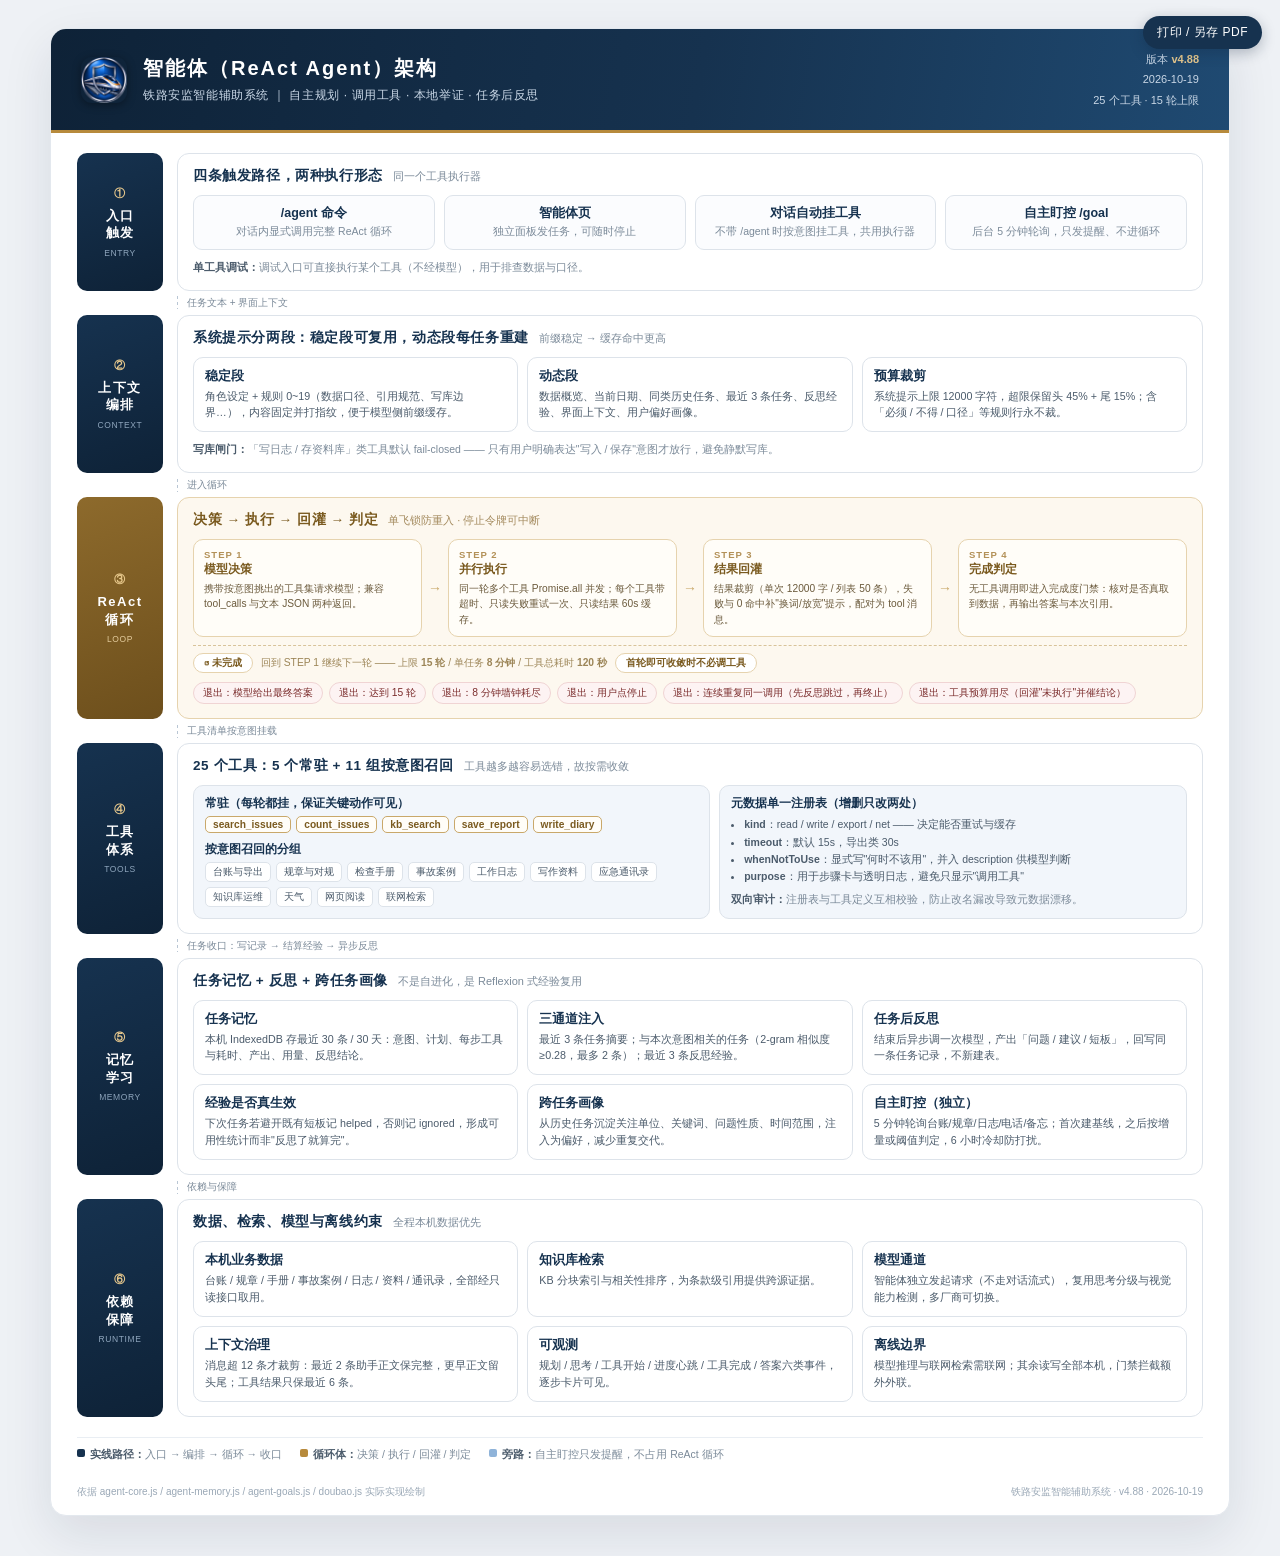
<file: docs/智能体架构图.html>
<!doctype html>
<html lang="zh-CN">
<head>
<meta charset="utf-8">
<meta name="viewport" content="width=device-width,initial-scale=1">
<title>智能体（ReAct Agent）架构 · 铁路安监智能辅助系统</title>
<style>
  :root{
    --navy:#16324f; --navy-2:#1f4a72; --deep:#0e2237;
    --gold:#b78a3c; --gold-bg:#fdf8ef; --gold-line:#e6d3ae;
    --ink:#1d2733; --ink-2:#4b5b6b; --ink-3:#7b8a99;
    --line:#dde3ea; --line-2:#e9eef3; --card:#fff; --bg:#eef1f5;
    --blue-bg:#f2f6fb;
  }
  *{box-sizing:border-box;}
  body{
    margin:0;padding:28px 18px 40px;background:var(--bg);color:var(--ink);
    font-family:-apple-system,BlinkMacSystemFont,"Segoe UI","PingFang SC","Microsoft YaHei","Hiragino Sans GB",sans-serif;
    -webkit-font-smoothing:antialiased;
  }
  .page{width:1180px;max-width:100%;margin:0 auto;background:#fff;border:1px solid #e3e8ee;border-radius:16px;overflow:hidden;box-shadow:0 18px 50px rgba(16,32,56,.10);}

  header{display:flex;align-items:center;gap:16px;padding:20px 30px;color:#fff;
    background:linear-gradient(100deg,#0e2237 0%,#16324f 55%,#1f4a72 100%);border-bottom:3px solid var(--gold);}
  header img{width:46px;height:46px;border-radius:11px;flex-shrink:0;box-shadow:0 2px 8px rgba(0,0,0,.35);}
  .ht{flex:1;min-width:0;}
  .ht h1{margin:0;font-size:20px;letter-spacing:2px;font-weight:700;}
  .ht .sub{margin-top:5px;font-size:12px;letter-spacing:.6px;color:#c9d7e6;}
  .hmeta{text-align:right;font-size:11px;line-height:1.85;color:#c9d7e6;}
  .hmeta b{color:#e8c98d;font-weight:600;}

  main{padding:20px 26px 6px;}
  .band{display:grid;grid-template-columns:86px 1fr;gap:14px;align-items:stretch;}
  .rail{border-radius:10px;color:#fff;background:linear-gradient(160deg,var(--navy),var(--deep));
    display:flex;flex-direction:column;align-items:center;justify-content:center;gap:6px;padding:10px 6px;text-align:center;}
  .rail .no{font-size:11px;letter-spacing:1px;color:#e8c98d;font-weight:700;}
  .rail .nm{font-size:13px;font-weight:600;letter-spacing:1.5px;line-height:1.35;}
  .rail .en{font-size:8.5px;color:#8fa6bd;letter-spacing:.6px;text-transform:uppercase;}
  .rail.gold{background:linear-gradient(160deg,#8d6a2c,#6d4f1c);}
  .rail.gold .en{color:#e3cb9c;}

  .body{background:var(--card);border:1px solid var(--line);border-radius:12px;padding:13px 15px 14px;}
  .bhead{display:flex;align-items:baseline;gap:10px;margin-bottom:10px;}
  .bhead h2{margin:0;font-size:13.5px;letter-spacing:.6px;color:var(--navy);font-weight:700;}
  .bhead .hint{font-size:11px;color:var(--ink-3);}

  .grid{display:grid;gap:9px;}
  .g4{grid-template-columns:repeat(4,1fr);}
  .g3{grid-template-columns:repeat(3,1fr);}
  .g2{grid-template-columns:1fr 1fr;}

  .chip{border:1px solid var(--line);border-radius:9px;padding:9px 10px;background:#fbfcfe;text-align:center;}
  .chip .k{display:block;font-weight:600;font-size:12.5px;color:var(--navy);}
  .chip .d{display:block;font-size:10.5px;color:var(--ink-3);margin-top:2px;line-height:1.5;}

  .card{border:1px solid var(--line);border-radius:10px;padding:10px 11px;background:#fff;}
  .card .t{font-size:12.5px;font-weight:700;color:var(--navy);margin-bottom:3px;}
  .card .d{font-size:10.7px;color:var(--ink-2);line-height:1.58;}
  .card em{font-style:normal;color:var(--gold);font-weight:600;}

  .note{margin-top:9px;font-size:10.5px;color:var(--ink-3);line-height:1.6;}
  .note b{color:var(--ink-2);font-weight:600;}

  /* 循环 */
  .loop{display:flex;align-items:stretch;gap:6px;}
  .step{flex:1;border:1px solid var(--gold-line);background:#fffdf8;border-radius:10px;padding:9px 10px;}
  .step .n{font-size:9.5px;color:#b39158;letter-spacing:1px;font-weight:700;}
  .step .k{font-size:12px;font-weight:700;color:#7a5a1f;margin:1px 0 3px;}
  .step .d{font-size:10.2px;color:#6b5a3c;line-height:1.5;}
  .arw{display:flex;align-items:center;color:#c9a86a;font-size:14px;font-weight:700;}
  .loopback{margin-top:8px;border-top:1px dashed #d8c39a;padding-top:7px;display:flex;align-items:center;gap:8px;font-size:10.3px;color:#9c8557;}
  .loopback .pill{border:1px solid #e6d3ae;background:#fff;border-radius:20px;padding:2px 10px;color:#7a5a1f;font-weight:600;}

  /* 退出条件 */
  .exits{display:flex;flex-wrap:wrap;gap:6px;}
  .exits span{font-size:10.3px;color:#7a2b2b;background:#fdf3f3;border:1px solid #f0d4d4;border-radius:20px;padding:3px 9px;}

  /* 工具区 */
  .tools{display:grid;grid-template-columns:1.05fr .95fr;gap:9px;}
  .tbox{border:1px solid var(--line);border-radius:10px;background:var(--blue-bg);padding:10px 11px;}
  .tbox .t{font-size:11.5px;font-weight:700;color:var(--navy);margin-bottom:5px;}
  .tbox ul{margin:0;padding-left:13px;}
  .tbox li{font-size:10.5px;color:var(--ink-2);line-height:1.66;}
  .tags{display:flex;flex-wrap:wrap;gap:5px;margin-top:2px;}
  .tags span{font-size:10.2px;background:#fff;border:1px solid var(--line);border-radius:5px;padding:2px 7px;color:var(--ink-2);}
  .tags span.core{border-color:#c9a86a;background:#fffdf8;color:#7a5a1f;font-weight:600;}

  .flow{display:flex;align-items:center;gap:9px;height:24px;padding-left:100px;}
  .flow .ln{width:1px;height:13px;background:repeating-linear-gradient(to bottom,#b9c6d4 0 3px,transparent 3px 6px);}
  .flow .lb{font-size:10px;color:var(--ink-3);}

  .legend{margin:14px 26px 0;border-top:1px solid var(--line-2);padding:10px 0 13px;display:flex;flex-wrap:wrap;gap:18px;font-size:10.5px;color:var(--ink-3);}
  .legend b{color:var(--ink-2);font-weight:600;}
  .legend .dot{display:inline-block;width:8px;height:8px;border-radius:2px;margin-right:5px;vertical-align:1px;background:var(--navy);}
  .legend .dot.g{background:var(--gold);}
  .legend .dot.d{background:#8fb3d9;}

  footer{padding:10px 26px 16px;font-size:10px;color:#9aa8b6;display:flex;justify-content:space-between;gap:16px;flex-wrap:wrap;}

  .printbtn{position:fixed;right:18px;top:16px;z-index:9;border:none;border-radius:20px;cursor:pointer;
    background:var(--navy);color:#fff;font-size:12px;padding:8px 14px;letter-spacing:.5px;box-shadow:0 4px 14px rgba(16,32,56,.28);}
  .printbtn:hover{background:var(--navy-2);}

  @media print{
    body{background:#fff;padding:0;}
    .page{box-shadow:none;border:none;width:100%;border-radius:0;}
    .printbtn{display:none;}
    @page{size:A4 portrait;margin:8mm;}
    .band,.loop{break-inside:avoid;}
  }
</style>
</head>
<body>

<button class="printbtn" onclick="window.print()">打印 / 另存 PDF</button>

<div class="page">

  <header>
    <img src="../icons/icon-192.png" alt="">
    <div class="ht">
      <h1>智能体（ReAct Agent）架构</h1>
      <div class="sub">铁路安监智能辅助系统 ｜ 自主规划 · 调用工具 · 本地举证 · 任务后反思</div>
    </div>
    <div class="hmeta">
      版本 <b>v4.88</b><br>
      2026-10-19<br>
      25 个工具 · 15 轮上限
    </div>
  </header>

  <main>

    <!-- ① 入口 -->
    <section class="band">
      <div class="rail">
        <div class="no">①</div>
        <div class="nm">入口<br>触发</div>
        <div class="en">Entry</div>
      </div>
      <div class="body">
        <div class="bhead"><h2>四条触发路径，两种执行形态</h2><span class="hint">同一个工具执行器</span></div>
        <div class="grid g4">
          <div class="chip"><span class="k">/agent 命令</span><span class="d">对话内显式调用完整 ReAct 循环</span></div>
          <div class="chip"><span class="k">智能体页</span><span class="d">独立面板发任务，可随时停止</span></div>
          <div class="chip"><span class="k">对话自动挂工具</span><span class="d">不带 /agent 时按意图挂工具，共用执行器</span></div>
          <div class="chip"><span class="k">自主盯控 /goal</span><span class="d">后台 5 分钟轮询，只发提醒、不进循环</span></div>
        </div>
        <div class="note"><b>单工具调试：</b>调试入口可直接执行某个工具（不经模型），用于排查数据与口径。</div>
      </div>
    </section>

    <div class="flow"><span class="ln"></span><span class="lb">任务文本 + 界面上下文</span></div>

    <!-- ② 上下文编排 -->
    <section class="band">
      <div class="rail">
        <div class="no">②</div>
        <div class="nm">上下文<br>编排</div>
        <div class="en">Context</div>
      </div>
      <div class="body">
        <div class="bhead"><h2>系统提示分两段：稳定段可复用，动态段每任务重建</h2><span class="hint">前缀稳定 → 缓存命中更高</span></div>
        <div class="grid g3">
          <div class="card"><div class="t">稳定段</div><div class="d">角色设定 + 规则 0~19（数据口径、引用规范、写库边界…），内容固定并打指纹，便于模型侧前缀缓存。</div></div>
          <div class="card"><div class="t">动态段</div><div class="d">数据概览、当前日期、同类历史任务、最近 3 条任务、反思经验、界面上下文、用户偏好画像。</div></div>
          <div class="card"><div class="t">预算裁剪</div><div class="d">系统提示上限 12000 字符，超限保留头 45% + 尾 15%；含「必须 / 不得 / 口径」等规则行永不裁。</div></div>
        </div>
        <div class="note"><b>写库闸门：</b>「写日志 / 存资料库」类工具默认 fail-closed —— 只有用户明确表达"写入 / 保存"意图才放行，避免静默写库。</div>
      </div>
    </section>

    <div class="flow"><span class="ln"></span><span class="lb">进入循环</span></div>

    <!-- ③ ReAct 循环 -->
    <section class="band">
      <div class="rail gold">
        <div class="no">③</div>
        <div class="nm">ReAct<br>循环</div>
        <div class="en">Loop</div>
      </div>
      <div class="body" style="background:var(--gold-bg);border-color:var(--gold-line);">
        <div class="bhead"><h2 style="color:#7a5a1f;">决策 → 执行 → 回灌 → 判定</h2><span class="hint" style="color:#a48b5f;">单飞锁防重入 · 停止令牌可中断</span></div>
        <div class="loop">
          <div class="step"><div class="n">STEP 1</div><div class="k">模型决策</div><div class="d">携带按意图挑出的工具集请求模型；兼容 tool_calls 与文本 JSON 两种返回。</div></div>
          <div class="arw">→</div>
          <div class="step"><div class="n">STEP 2</div><div class="k">并行执行</div><div class="d">同一轮多个工具 Promise.all 并发；每个工具带超时、只读失败重试一次、只读结果 60s 缓存。</div></div>
          <div class="arw">→</div>
          <div class="step"><div class="n">STEP 3</div><div class="k">结果回灌</div><div class="d">结果裁剪（单次 12000 字 / 列表 50 条），失败与 0 命中补"换词/放宽"提示，配对为 tool 消息。</div></div>
          <div class="arw">→</div>
          <div class="step"><div class="n">STEP 4</div><div class="k">完成判定</div><div class="d">无工具调用即进入完成度门禁：核对是否真取到数据，再输出答案与本次引用。</div></div>
        </div>
        <div class="loopback">
          <span class="pill">↺ 未完成</span>
          <span>回到 STEP 1 继续下一轮 —— 上限 <b>15 轮</b> / 单任务 <b>8 分钟</b> / 工具总耗时 <b>120 秒</b></span>
          <span class="pill">首轮即可收敛时不必调工具</span>
        </div>
        <div style="margin-top:9px;">
          <div class="exits">
            <span>退出：模型给出最终答案</span>
            <span>退出：达到 15 轮</span>
            <span>退出：8 分钟墙钟耗尽</span>
            <span>退出：用户点停止</span>
            <span>退出：连续重复同一调用（先反思跳过，再终止）</span>
            <span>退出：工具预算用尽（回灌"未执行"并催结论）</span>
          </div>
        </div>
      </div>
    </section>

    <div class="flow"><span class="ln"></span><span class="lb">工具清单按意图挂载</span></div>

    <!-- ④ 工具体系 -->
    <section class="band">
      <div class="rail">
        <div class="no">④</div>
        <div class="nm">工具<br>体系</div>
        <div class="en">Tools</div>
      </div>
      <div class="body">
        <div class="bhead"><h2>25 个工具：5 个常驻 + 11 组按意图召回</h2><span class="hint">工具越多越容易选错，故按需收敛</span></div>
        <div class="tools">
          <div class="tbox">
            <div class="t">常驻（每轮都挂，保证关键动作可见）</div>
            <div class="tags">
              <span class="core">search_issues</span><span class="core">count_issues</span><span class="core">kb_search</span><span class="core">save_report</span><span class="core">write_diary</span>
            </div>
            <div class="t" style="margin-top:9px;">按意图召回的分组</div>
            <div class="tags">
              <span>台账与导出</span><span>规章与对规</span><span>检查手册</span><span>事故案例</span><span>工作日志</span>
              <span>写作资料</span><span>应急通讯录</span><span>知识库运维</span><span>天气</span><span>网页阅读</span><span>联网检索</span>
            </div>
          </div>
          <div class="tbox">
            <div class="t">元数据单一注册表（增删只改两处）</div>
            <ul>
              <li><b>kind</b>：read / write / export / net —— 决定能否重试与缓存</li>
              <li><b>timeout</b>：默认 15s，导出类 30s</li>
              <li><b>whenNotToUse</b>：显式写"何时不该用"，并入 description 供模型判断</li>
              <li><b>purpose</b>：用于步骤卡与透明日志，避免只显示"调用工具"</li>
            </ul>
            <div class="note" style="margin-top:5px;"><b>双向审计：</b>注册表与工具定义互相校验，防止改名漏改导致元数据漂移。</div>
          </div>
        </div>
      </div>
    </section>

    <div class="flow"><span class="ln"></span><span class="lb">任务收口：写记录 → 结算经验 → 异步反思</span></div>

    <!-- ⑤ 记忆与学习 -->
    <section class="band">
      <div class="rail">
        <div class="no">⑤</div>
        <div class="nm">记忆<br>学习</div>
        <div class="en">Memory</div>
      </div>
      <div class="body">
        <div class="bhead"><h2>任务记忆 + 反思 + 跨任务画像</h2><span class="hint">不是自进化，是 Reflexion 式经验复用</span></div>
        <div class="grid g3">
          <div class="card"><div class="t">任务记忆</div><div class="d">本机 IndexedDB 存最近 30 条 / 30 天：意图、计划、每步工具与耗时、产出、用量、反思结论。</div></div>
          <div class="card"><div class="t">三通道注入</div><div class="d">最近 3 条任务摘要；与本次意图相关的任务（2-gram 相似度 ≥0.28，最多 2 条）；最近 3 条反思经验。</div></div>
          <div class="card"><div class="t">任务后反思</div><div class="d">结束后异步调一次模型，产出「问题 / 建议 / 短板」，回写同一条任务记录，不新建表。</div></div>
          <div class="card"><div class="t">经验是否真生效</div><div class="d">下次任务若避开既有短板记 helped，否则记 ignored，形成可用性统计而非"反思了就算完"。</div></div>
          <div class="card"><div class="t">跨任务画像</div><div class="d">从历史任务沉淀关注单位、关键词、问题性质、时间范围，注入为偏好，减少重复交代。</div></div>
          <div class="card"><div class="t">自主盯控（独立）</div><div class="d">5 分钟轮询台账/规章/日志/电话/备忘；首次建基线，之后按增量或阈值判定，6 小时冷却防打扰。</div></div>
        </div>
      </div>
    </section>

    <div class="flow"><span class="ln"></span><span class="lb">依赖与保障</span></div>

    <!-- ⑥ 依赖与保障 -->
    <section class="band">
      <div class="rail">
        <div class="no">⑥</div>
        <div class="nm">依赖<br>保障</div>
        <div class="en">Runtime</div>
      </div>
      <div class="body">
        <div class="bhead"><h2>数据、检索、模型与离线约束</h2><span class="hint">全程本机数据优先</span></div>
        <div class="grid g3">
          <div class="card"><div class="t">本机业务数据</div><div class="d">台账 / 规章 / 手册 / 事故案例 / 日志 / 资料 / 通讯录，全部经只读接口取用。</div></div>
          <div class="card"><div class="t">知识库检索</div><div class="d">KB 分块索引与相关性排序，为条款级引用提供跨源证据。</div></div>
          <div class="card"><div class="t">模型通道</div><div class="d">智能体独立发起请求（不走对话流式），复用思考分级与视觉能力检测，多厂商可切换。</div></div>
          <div class="card"><div class="t">上下文治理</div><div class="d">消息超 12 条才裁剪：最近 2 条助手正文保完整，更早正文留头尾；工具结果只保最近 6 条。</div></div>
          <div class="card"><div class="t">可观测</div><div class="d">规划 / 思考 / 工具开始 / 进度心跳 / 工具完成 / 答案六类事件，逐步卡片可见。</div></div>
          <div class="card"><div class="t">离线边界</div><div class="d">模型推理与联网检索需联网；其余读写全部本机，门禁拦截额外外联。</div></div>
        </div>
      </div>
    </section>

  </main>

  <div class="legend">
    <span><i class="dot"></i><b>实线路径：</b>入口 → 编排 → 循环 → 收口</span>
    <span><i class="dot g"></i><b>循环体：</b>决策 / 执行 / 回灌 / 判定</span>
    <span><i class="dot d"></i><b>旁路：</b>自主盯控只发提醒，不占用 ReAct 循环</span>
  </div>

  <footer>
    <span>依据 agent-core.js / agent-memory.js / agent-goals.js / doubao.js 实际实现绘制</span>
    <span>铁路安监智能辅助系统 · v4.88 · 2026-10-19</span>
  </footer>
</div>

</body>
</html>
</file>
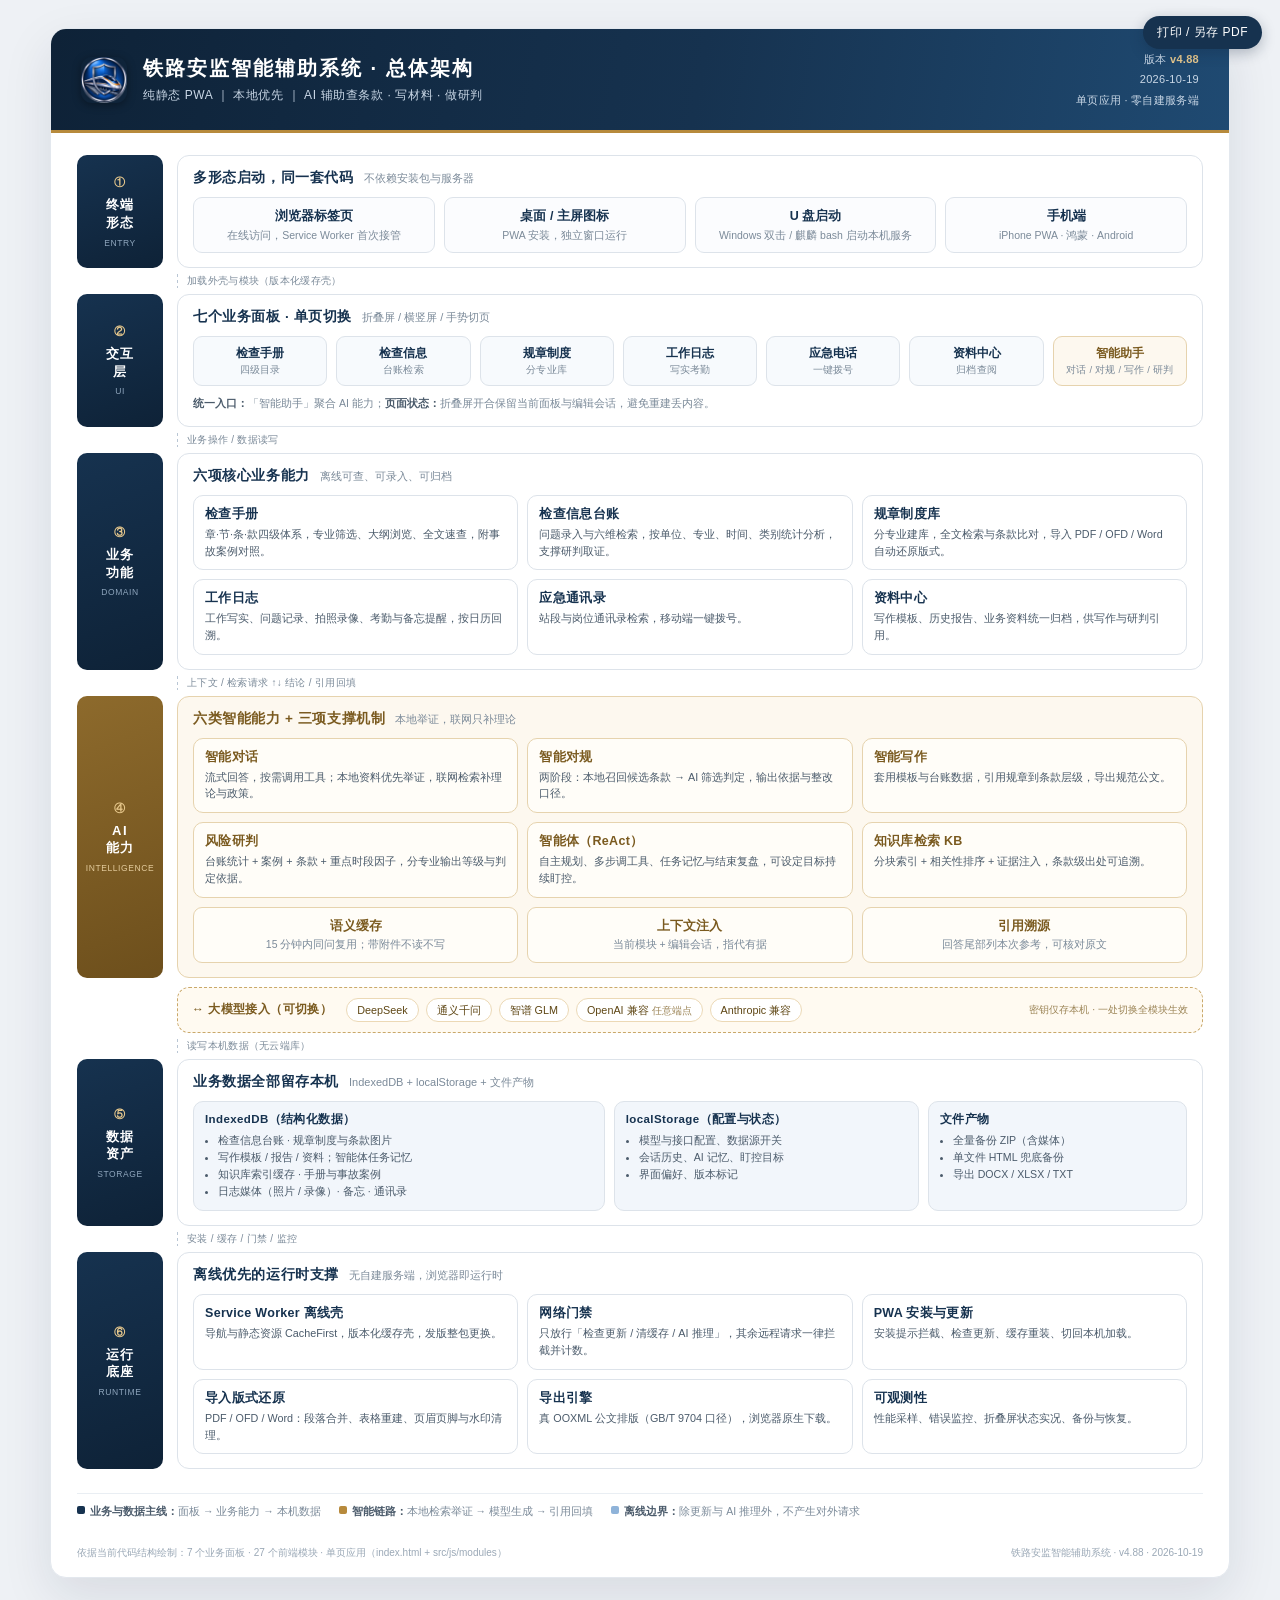
<file: docs/系统架构图.html>
<!doctype html>
<html lang="zh-CN">
<head>
<meta charset="utf-8">
<meta name="viewport" content="width=device-width,initial-scale=1">
<title>铁路安监智能辅助系统 · 总体架构图</title>
<style>
  :root{
    --navy:#16324f; --navy-2:#1f4a72; --deep:#0e2237;
    --gold:#b78a3c; --gold-bg:#fdf8ef; --gold-line:#e6d3ae;
    --ink:#1d2733; --ink-2:#4b5b6b; --ink-3:#7b8a99;
    --line:#dde3ea; --line-2:#e9eef3; --card:#ffffff; --bg:#eef1f5;
    --blue-bg:#f2f6fb;
  }
  *{box-sizing:border-box;}
  html,body{margin:0;padding:0;}
  body{
    background:var(--bg); color:var(--ink);
    font-family:-apple-system,BlinkMacSystemFont,"Segoe UI","PingFang SC","Microsoft YaHei","Hiragino Sans GB",sans-serif;
    -webkit-font-smoothing:antialiased; padding:28px 18px 40px;
  }
  .page{
    width:1180px; max-width:100%; margin:0 auto; background:#fff;
    border:1px solid #e3e8ee; border-radius:16px; overflow:hidden;
    box-shadow:0 18px 50px rgba(16,32,56,.10);
  }

  /* ---------- 页头 ---------- */
  header{
    display:flex; align-items:center; gap:16px;
    padding:20px 30px; color:#fff;
    background:linear-gradient(100deg,#0e2237 0%,#16324f 55%,#1f4a72 100%);
    border-bottom:3px solid var(--gold);
  }
  header img{width:46px;height:46px;border-radius:11px;flex-shrink:0;box-shadow:0 2px 8px rgba(0,0,0,.35);}
  .ht{flex:1;min-width:0;}
  .ht h1{margin:0;font-size:20px;letter-spacing:2px;font-weight:700;}
  .ht .sub{margin-top:5px;font-size:12px;letter-spacing:.6px;color:#c9d7e6;}
  .hmeta{text-align:right;font-size:11px;line-height:1.85;color:#c9d7e6;letter-spacing:.3px;}
  .hmeta b{color:#e8c98d;font-weight:600;}

  /* ---------- 主体 ---------- */
  main{padding:22px 26px 8px;}
  .band{display:grid;grid-template-columns:86px 1fr;gap:14px;align-items:stretch;}
  .rail{
    position:relative;border-radius:10px;color:#fff;
    background:linear-gradient(160deg,var(--navy) 0%,var(--deep) 100%);
    display:flex;flex-direction:column;align-items:center;justify-content:center;
    gap:6px;padding:10px 6px;text-align:center;
  }
  .rail .no{font-size:11px;letter-spacing:1px;color:#e8c98d;font-weight:700;}
  .rail .nm{font-size:13px;font-weight:600;letter-spacing:1.5px;line-height:1.35;}
  .rail .en{font-size:8.5px;color:#8fa6bd;letter-spacing:.6px;text-transform:uppercase;}
  .rail.gold{background:linear-gradient(160deg,#8d6a2c 0%,#6d4f1c 100%);}
  .rail.gold .en{color:#e3cb9c;}

  .body{
    background:var(--card); border:1px solid var(--line); border-radius:12px;
    padding:13px 15px 14px;
  }
  .bhead{display:flex;align-items:baseline;gap:10px;margin-bottom:10px;}
  .bhead h2{margin:0;font-size:13.5px;letter-spacing:.6px;color:var(--navy);font-weight:700;}
  .bhead .hint{font-size:11px;color:var(--ink-3);}

  /* 通用小卡 */
  .grid{display:grid;gap:9px;}
  .g4{grid-template-columns:repeat(4,1fr);}
  .g6{grid-template-columns:repeat(6,1fr);}
  .g3{grid-template-columns:repeat(3,1fr);}
  .chip{
    border:1px solid var(--line);border-radius:9px;padding:9px 10px;background:#fbfcfe;
    font-size:12px;color:var(--ink);text-align:center;line-height:1.5;
  }
  .chip .k{display:block;font-weight:600;font-size:12.5px;color:var(--navy);}
  .chip .d{display:block;font-size:10.5px;color:var(--ink-3);margin-top:2px;line-height:1.45;}

  .panel-chip{
    border:1px solid var(--line);border-radius:9px;background:#f7fafd;padding:8px 6px;text-align:center;
  }
  .panel-chip .k{font-size:12px;font-weight:600;color:var(--navy);}
  .panel-chip .d{font-size:9.5px;color:var(--ink-3);margin-top:2px;letter-spacing:.2px;}

  .note{margin-top:9px;font-size:10.5px;color:var(--ink-3);line-height:1.6;}
  .note b{color:var(--ink-2);font-weight:600;}

  /* 业务卡 / 能力卡 */
  .card{
    border:1px solid var(--line);border-radius:10px;padding:10px 11px;background:#fff;
  }
  .card .t{font-size:12.5px;font-weight:700;color:var(--navy);margin-bottom:3px;letter-spacing:.3px;}
  .card .d{font-size:10.8px;color:var(--ink-2);line-height:1.55;}
  .band-ai .body{background:var(--gold-bg);border-color:var(--gold-line);}
  .band-ai .card{background:#fffdf8;border-color:var(--gold-line);}
  .band-ai .card .t{color:#7a5a1f;}
  .band-ai .bhead h2{color:#7a5a1f;}

  /* 数据层 */
  .cols{display:grid;grid-template-columns:1.35fr 1fr .85fr;gap:9px;}
  .dbox{border:1px solid var(--line);border-radius:10px;background:var(--blue-bg);padding:10px 11px;}
  .dbox .t{font-size:11.5px;font-weight:700;color:var(--navy);margin-bottom:5px;letter-spacing:.4px;}
  .dbox ul{margin:0;padding-left:13px;}
  .dbox li{font-size:10.6px;color:var(--ink-2);line-height:1.62;}

  /* 连接线 */
  .flow{display:flex;align-items:center;gap:9px;height:26px;padding-left:100px;}
  .flow .ln{width:1px;height:14px;background:repeating-linear-gradient(to bottom,#b9c6d4 0 3px,transparent 3px 6px);}
  .flow .lb{font-size:10px;color:var(--ink-3);letter-spacing:.3px;}

  /* 模型带 */
  .link-band{
    display:grid;grid-template-columns:86px 1fr;gap:14px;align-items:stretch;
  }
  .link-box{
    border:1px dashed #c9a86a;border-radius:12px;background:#fffaf1;padding:10px 14px;
    display:flex;align-items:center;gap:14px;flex-wrap:wrap;
  }
  .link-box .lt{font-size:12px;font-weight:700;color:#7a5a1f;letter-spacing:.4px;white-space:nowrap;}
  .prov{display:flex;gap:7px;flex-wrap:wrap;}
  .prov span{
    font-size:10.8px;color:#5f4715;background:#fff;border:1px solid #ecd9b6;border-radius:20px;
    padding:3px 10px;line-height:1.5;
  }
  .prov em{font-style:normal;color:#9c8557;font-size:10px;}
  .link-note{font-size:10.3px;color:#9c8557;margin-left:auto;white-space:nowrap;}

  /* 图例 */
  .legend{
    margin:16px 26px 0;border-top:1px solid var(--line-2);padding:11px 0 14px;
    display:flex;flex-wrap:wrap;gap:18px;font-size:10.5px;color:var(--ink-3);
  }
  .legend b{color:var(--ink-2);font-weight:600;}
  .legend .dot{display:inline-block;width:8px;height:8px;border-radius:2px;margin-right:5px;vertical-align:1px;background:var(--navy);}
  .legend .dot.g{background:var(--gold);}
  .legend .dot.d{background:#8fb3d9;}

  footer{
    padding:11px 26px 16px;font-size:10px;color:#9aa8b6;line-height:1.7;
    display:flex;justify-content:space-between;gap:16px;flex-wrap:wrap;
  }

  .printbtn{
    position:fixed;right:18px;top:16px;z-index:9;border:none;border-radius:20px;cursor:pointer;
    background:var(--navy);color:#fff;font-size:12px;padding:8px 14px;letter-spacing:.5px;
    box-shadow:0 4px 14px rgba(16,32,56,.28);
  }
  .printbtn:hover{background:var(--navy-2);}

  @media print{
    body{background:#fff;padding:0;}
    .page{box-shadow:none;border:none;width:100%;border-radius:0;}
    .printbtn{display:none;}
    @page{size:A4 portrait;margin:8mm;}
    .band,.link-band{break-inside:avoid;}
  }
</style>
</head>
<body>

<button class="printbtn" onclick="window.print()">打印 / 另存 PDF</button>

<div class="page">

  <header>
    <img src="../icons/icon-192.png" alt="">
    <div class="ht">
      <h1>铁路安监智能辅助系统 · 总体架构</h1>
      <div class="sub">纯静态 PWA ｜ 本地优先 ｜ AI 辅助查条款 · 写材料 · 做研判</div>
    </div>
    <div class="hmeta">
      版本 <b>v4.88</b><br>
      2026-10-19<br>
      单页应用 · 零自建服务端
    </div>
  </header>

  <main>

    <!-- ① 终端形态 -->
    <section class="band">
      <div class="rail">
        <div class="no">①</div>
        <div class="nm">终端<br>形态</div>
        <div class="en">Entry</div>
      </div>
      <div class="body">
        <div class="bhead"><h2>多形态启动，同一套代码</h2><span class="hint">不依赖安装包与服务器</span></div>
        <div class="grid g4">
          <div class="chip"><span class="k">浏览器标签页</span><span class="d">在线访问，Service Worker 首次接管</span></div>
          <div class="chip"><span class="k">桌面 / 主屏图标</span><span class="d">PWA 安装，独立窗口运行</span></div>
          <div class="chip"><span class="k">U 盘启动</span><span class="d">Windows 双击 / 麒麟 bash 启动本机服务</span></div>
          <div class="chip"><span class="k">手机端</span><span class="d">iPhone PWA · 鸿蒙 · Android</span></div>
        </div>
      </div>
    </section>

    <div class="flow"><span class="ln"></span><span class="lb">加载外壳与模块（版本化缓存壳）</span></div>

    <!-- ② 交互层 -->
    <section class="band">
      <div class="rail">
        <div class="no">②</div>
        <div class="nm">交互<br>层</div>
        <div class="en">UI</div>
      </div>
      <div class="body">
        <div class="bhead"><h2>七个业务面板 · 单页切换</h2><span class="hint">折叠屏 / 横竖屏 / 手势切页</span></div>
        <div class="grid g4" style="grid-template-columns:repeat(7,1fr);">
          <div class="panel-chip"><div class="k">检查手册</div><div class="d">四级目录</div></div>
          <div class="panel-chip"><div class="k">检查信息</div><div class="d">台账检索</div></div>
          <div class="panel-chip"><div class="k">规章制度</div><div class="d">分专业库</div></div>
          <div class="panel-chip"><div class="k">工作日志</div><div class="d">写实考勤</div></div>
          <div class="panel-chip"><div class="k">应急电话</div><div class="d">一键拨号</div></div>
          <div class="panel-chip"><div class="k">资料中心</div><div class="d">归档查阅</div></div>
          <div class="panel-chip" style="background:#fdf8ef;border-color:var(--gold-line);"><div class="k" style="color:#7a5a1f;">智能助手</div><div class="d">对话 / 对规 / 写作 / 研判</div></div>
        </div>
        <div class="note"><b>统一入口：</b>「智能助手」聚合 AI 能力；<b>页面状态：</b>折叠屏开合保留当前面板与编辑会话，避免重建丢内容。</div>
      </div>
    </section>

    <div class="flow"><span class="ln"></span><span class="lb">业务操作 / 数据读写</span></div>

    <!-- ③ 业务功能层 -->
    <section class="band">
      <div class="rail">
        <div class="no">③</div>
        <div class="nm">业务<br>功能</div>
        <div class="en">Domain</div>
      </div>
      <div class="body">
        <div class="bhead"><h2>六项核心业务能力</h2><span class="hint">离线可查、可录入、可归档</span></div>
        <div class="grid g3">
          <div class="card"><div class="t">检查手册</div><div class="d">章·节·条·款四级体系，专业筛选、大纲浏览、全文速查，附事故案例对照。</div></div>
          <div class="card"><div class="t">检查信息台账</div><div class="d">问题录入与六维检索，按单位、专业、时间、类别统计分析，支撑研判取证。</div></div>
          <div class="card"><div class="t">规章制度库</div><div class="d">分专业建库，全文检索与条款比对，导入 PDF / OFD / Word 自动还原版式。</div></div>
          <div class="card"><div class="t">工作日志</div><div class="d">工作写实、问题记录、拍照录像、考勤与备忘提醒，按日历回溯。</div></div>
          <div class="card"><div class="t">应急通讯录</div><div class="d">站段与岗位通讯录检索，移动端一键拨号。</div></div>
          <div class="card"><div class="t">资料中心</div><div class="d">写作模板、历史报告、业务资料统一归档，供写作与研判引用。</div></div>
        </div>
      </div>
    </section>

    <div class="flow"><span class="ln"></span><span class="lb">上下文 / 检索请求 ↑↓ 结论 / 引用回填</span></div>

    <!-- ④ AI 能力层 -->
    <section class="band band-ai">
      <div class="rail gold">
        <div class="no">④</div>
        <div class="nm">AI<br>能力</div>
        <div class="en">Intelligence</div>
      </div>
      <div class="body">
        <div class="bhead"><h2>六类智能能力 + 三项支撑机制</h2><span class="hint">本地举证，联网只补理论</span></div>
        <div class="grid g3">
          <div class="card"><div class="t">智能对话</div><div class="d">流式回答，按需调用工具；本地资料优先举证，联网检索补理论与政策。</div></div>
          <div class="card"><div class="t">智能对规</div><div class="d">两阶段：本地召回候选条款 → AI 筛选判定，输出依据与整改口径。</div></div>
          <div class="card"><div class="t">智能写作</div><div class="d">套用模板与台账数据，引用规章到条款层级，导出规范公文。</div></div>
          <div class="card"><div class="t">风险研判</div><div class="d">台账统计 + 案例 + 条款 + 重点时段因子，分专业输出等级与判定依据。</div></div>
          <div class="card"><div class="t">智能体（ReAct）</div><div class="d">自主规划、多步调工具、任务记忆与结束复盘，可设定目标持续盯控。</div></div>
          <div class="card"><div class="t">知识库检索 KB</div><div class="d">分块索引 + 相关性排序 + 证据注入，条款级出处可追溯。</div></div>
        </div>
        <div class="grid g3" style="margin-top:9px;">
          <div class="chip" style="background:#fffdf8;border-color:var(--gold-line);"><span class="k" style="color:#7a5a1f;">语义缓存</span><span class="d">15 分钟内同问复用；带附件不读不写</span></div>
          <div class="chip" style="background:#fffdf8;border-color:var(--gold-line);"><span class="k" style="color:#7a5a1f;">上下文注入</span><span class="d">当前模块 + 编辑会话，指代有据</span></div>
          <div class="chip" style="background:#fffdf8;border-color:var(--gold-line);"><span class="k" style="color:#7a5a1f;">引用溯源</span><span class="d">回答尾部列本次参考，可核对原文</span></div>
        </div>
      </div>
    </section>

    <!-- 模型接入 -->
    <div class="link-band" style="margin-top:9px;">
      <div></div>
      <div class="link-box">
        <span class="lt">↔ 大模型接入（可切换）</span>
        <div class="prov">
          <span>DeepSeek</span>
          <span>通义千问</span>
          <span>智谱 GLM</span>
          <span>OpenAI 兼容 <em>任意端点</em></span>
          <span>Anthropic 兼容</span>
        </div>
        <span class="link-note">密钥仅存本机 · 一处切换全模块生效</span>
      </div>
    </div>

    <div class="flow"><span class="ln"></span><span class="lb">读写本机数据（无云端库）</span></div>

    <!-- ⑤ 数据层 -->
    <section class="band">
      <div class="rail">
        <div class="no">⑤</div>
        <div class="nm">数据<br>资产</div>
        <div class="en">Storage</div>
      </div>
      <div class="body">
        <div class="bhead"><h2>业务数据全部留存本机</h2><span class="hint">IndexedDB + localStorage + 文件产物</span></div>
        <div class="cols">
          <div class="dbox">
            <div class="t">IndexedDB（结构化数据）</div>
            <ul>
              <li>检查信息台账 · 规章制度与条款图片</li>
              <li>写作模板 / 报告 / 资料；智能体任务记忆</li>
              <li>知识库索引缓存 · 手册与事故案例</li>
              <li>日志媒体（照片 / 录像）· 备忘 · 通讯录</li>
            </ul>
          </div>
          <div class="dbox">
            <div class="t">localStorage（配置与状态）</div>
            <ul>
              <li>模型与接口配置、数据源开关</li>
              <li>会话历史、AI 记忆、盯控目标</li>
              <li>界面偏好、版本标记</li>
            </ul>
          </div>
          <div class="dbox">
            <div class="t">文件产物</div>
            <ul>
              <li>全量备份 ZIP（含媒体）</li>
              <li>单文件 HTML 兜底备份</li>
              <li>导出 DOCX / XLSX / TXT</li>
            </ul>
          </div>
        </div>
      </div>
    </section>

    <div class="flow"><span class="ln"></span><span class="lb">安装 / 缓存 / 门禁 / 监控</span></div>

    <!-- ⑥ 运行底座 -->
    <section class="band">
      <div class="rail">
        <div class="no">⑥</div>
        <div class="nm">运行<br>底座</div>
        <div class="en">Runtime</div>
      </div>
      <div class="body">
        <div class="bhead"><h2>离线优先的运行时支撑</h2><span class="hint">无自建服务端，浏览器即运行时</span></div>
        <div class="grid" style="grid-template-columns:repeat(3,1fr);">
          <div class="card"><div class="t">Service Worker 离线壳</div><div class="d">导航与静态资源 CacheFirst，版本化缓存壳，发版整包更换。</div></div>
          <div class="card"><div class="t">网络门禁</div><div class="d">只放行「检查更新 / 清缓存 / AI 推理」，其余远程请求一律拦截并计数。</div></div>
          <div class="card"><div class="t">PWA 安装与更新</div><div class="d">安装提示拦截、检查更新、缓存重装、切回本机加载。</div></div>
          <div class="card"><div class="t">导入版式还原</div><div class="d">PDF / OFD / Word：段落合并、表格重建、页眉页脚与水印清理。</div></div>
          <div class="card"><div class="t">导出引擎</div><div class="d">真 OOXML 公文排版（GB/T 9704 口径），浏览器原生下载。</div></div>
          <div class="card"><div class="t">可观测性</div><div class="d">性能采样、错误监控、折叠屏状态实况、备份与恢复。</div></div>
        </div>
      </div>
    </section>

  </main>

  <div class="legend">
    <span><i class="dot"></i><b>业务与数据主线：</b>面板 → 业务能力 → 本机数据</span>
    <span><i class="dot g"></i><b>智能链路：</b>本地检索举证 → 模型生成 → 引用回填</span>
    <span><i class="dot d"></i><b>离线边界：</b>除更新与 AI 推理外，不产生对外请求</span>
  </div>

  <footer>
    <span>依据当前代码结构绘制：7 个业务面板 · 27 个前端模块 · 单页应用（index.html + src/js/modules）</span>
    <span>铁路安监智能辅助系统 · v4.88 · 2026-10-19</span>
  </footer>
</div>

</body>
</html>
</file>
